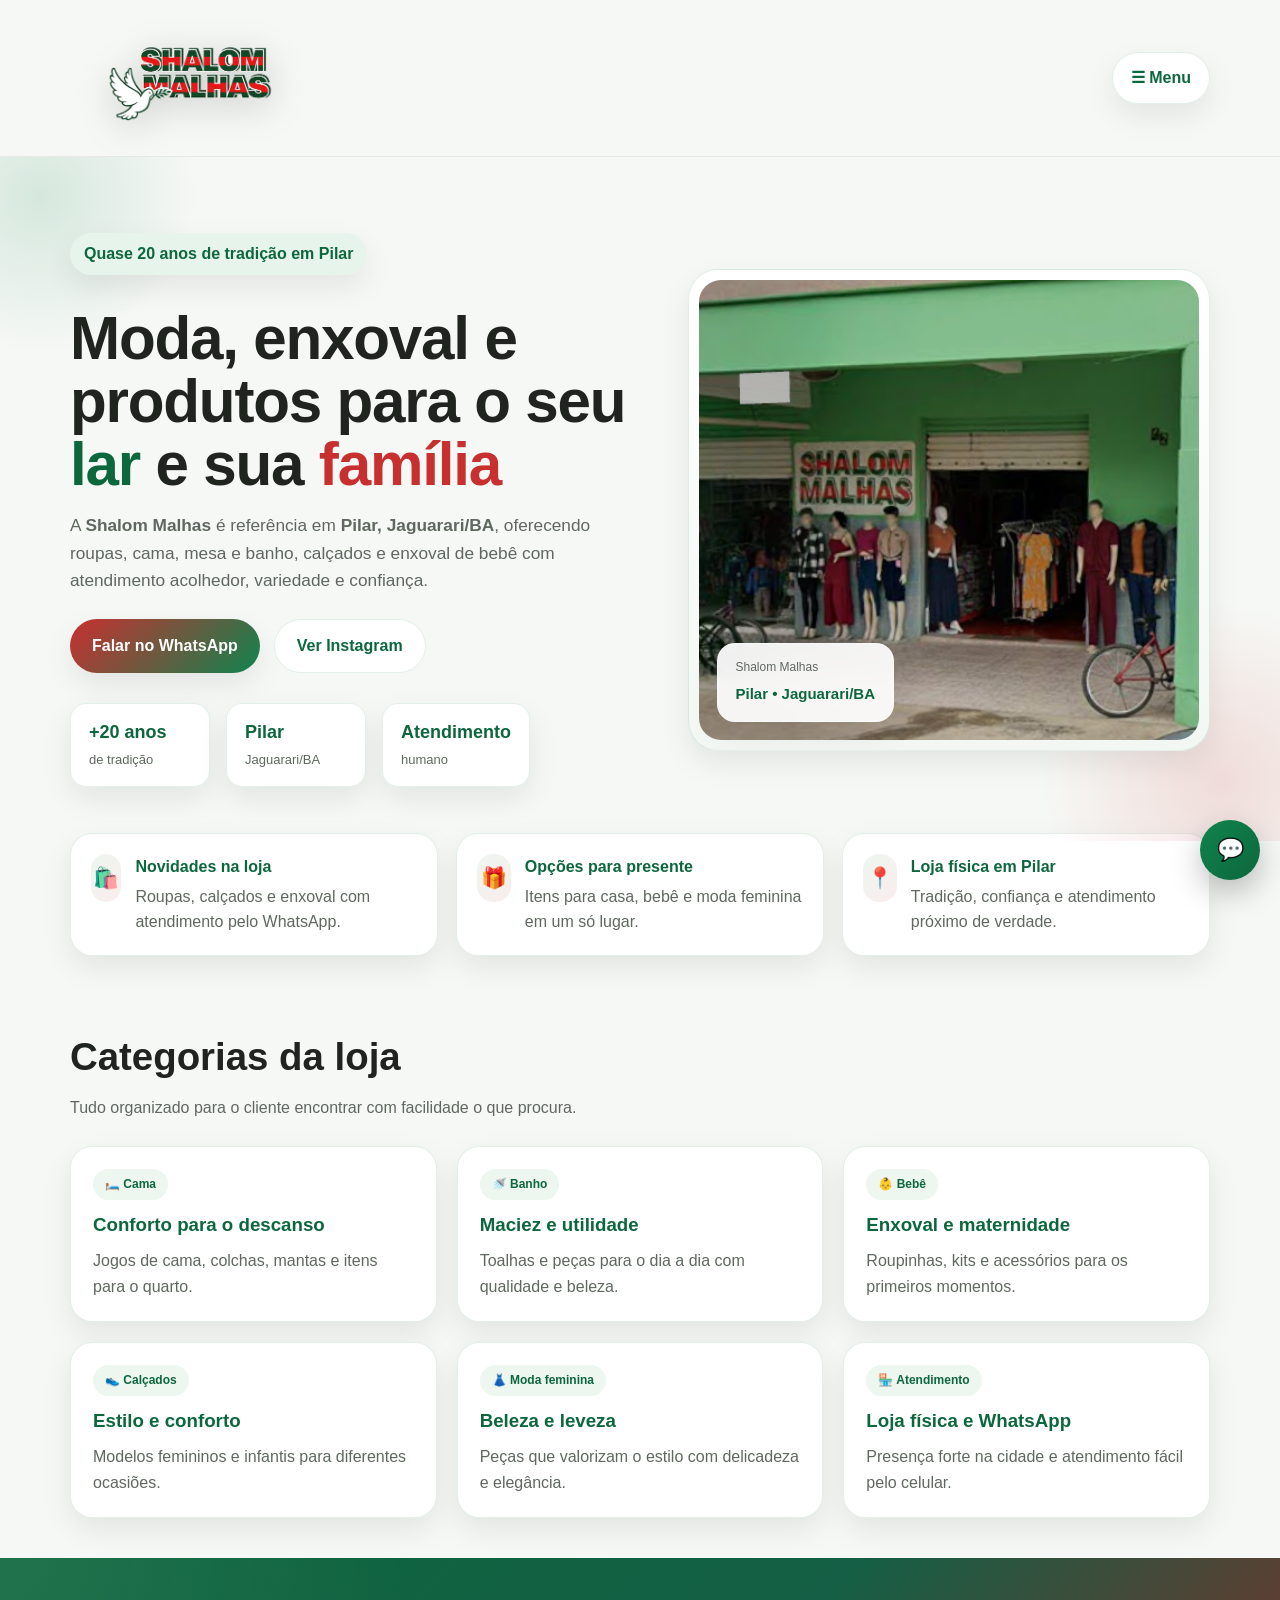
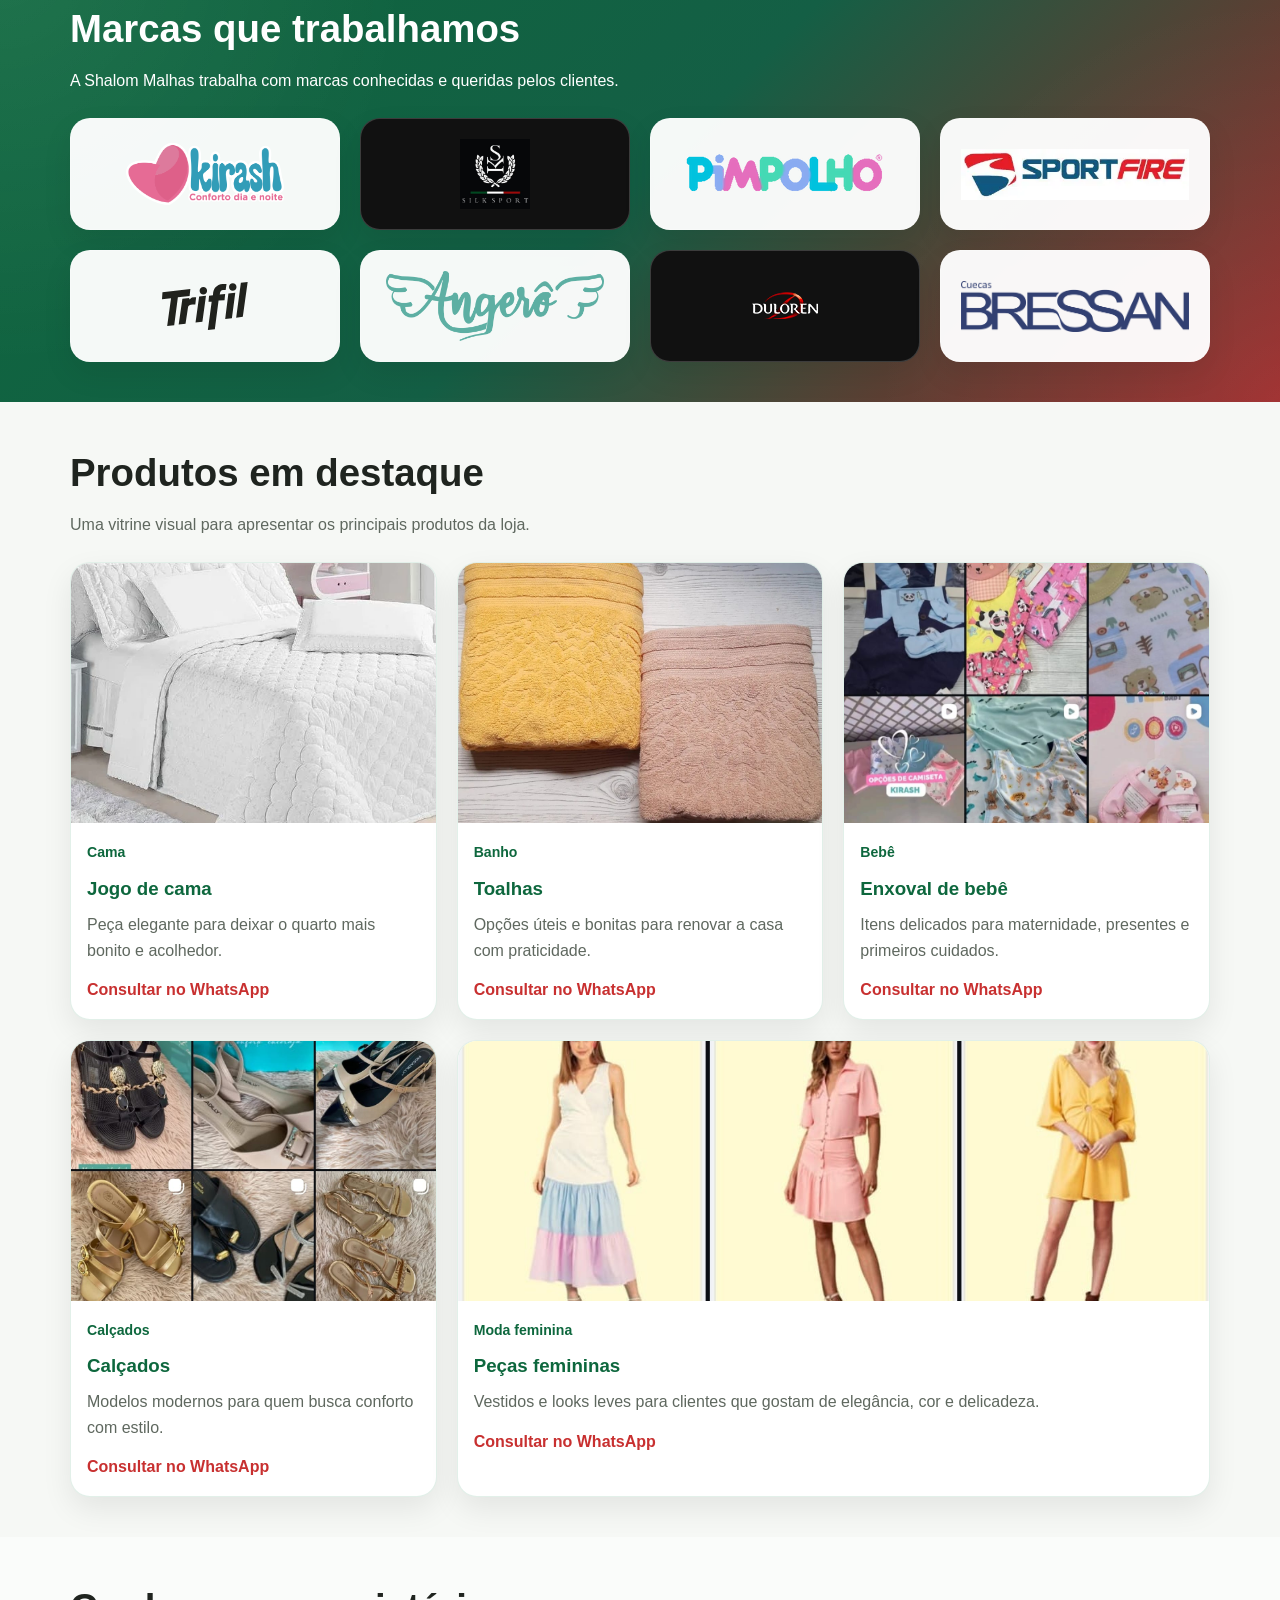
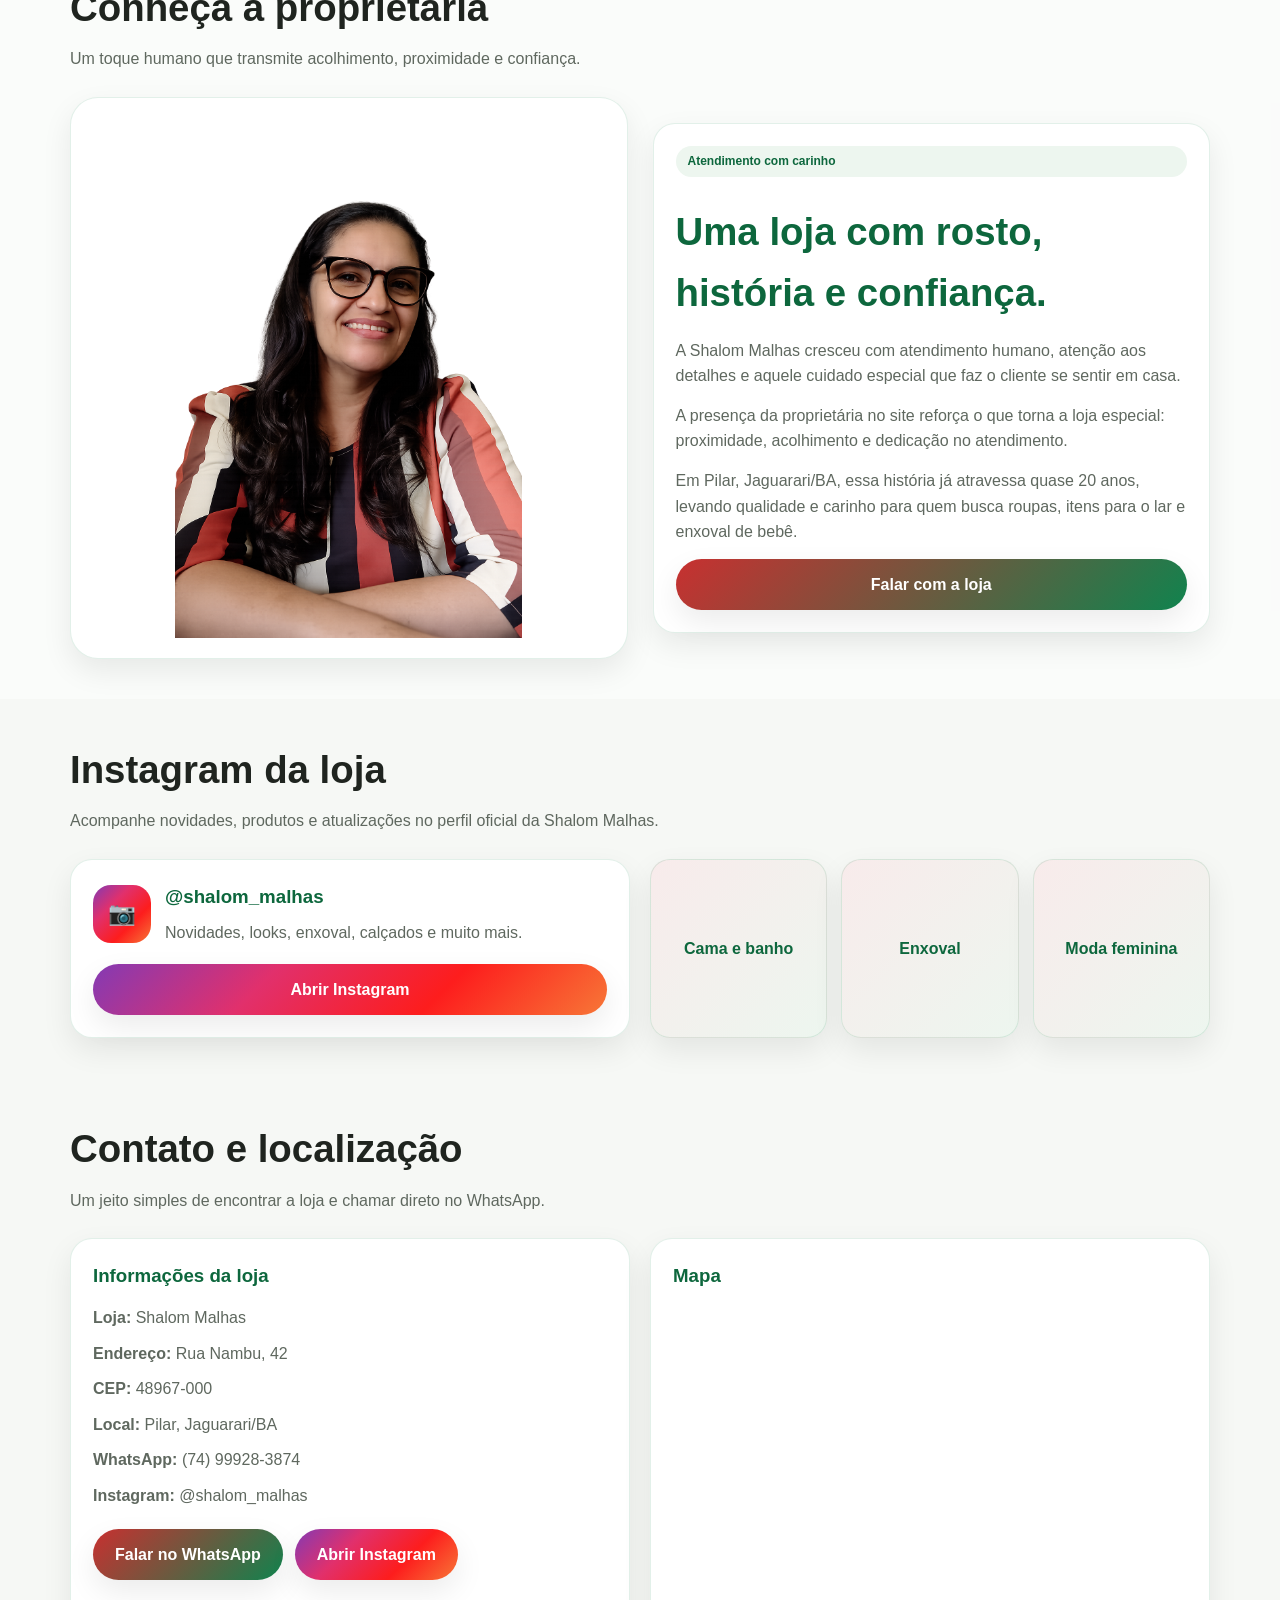
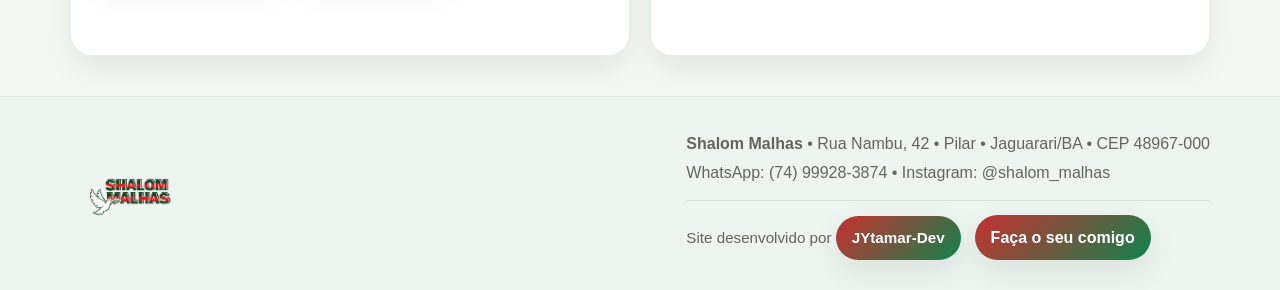
<file: index.html>
<!DOCTYPE html>
<html lang="pt-BR">
  <head>
    <meta charset="UTF-8" />
    <meta name="viewport" content="width=device-width, initial-scale=1.0" />
    <title>Shalom Malhas | Pilar - Jaguarari/BA</title>
    <meta
      name="description"
      content="Shalom Malhas em Pilar, Jaguarari/BA. Roupas, cama, mesa e banho, calçados e enxoval de bebê com quase 20 anos de tradição."
    />
    <link rel="icon" href="imagens/logo_favicon.png" />
    <link rel="stylesheet" href="style.css" />
  </head>

  <body>
    <header class="topo">
      <div class="container nav">
        <a href="#inicio" class="marca-site">
          <img
            src="imagens/logo_horizontal.png"
            alt="Logo da Shalom Malhas"
            class="logo-topo"
          />
        </a>

        <input type="checkbox" id="menu-toggle" class="menu-toggle" />

        <label for="menu-toggle" class="botao-menu">☰ Menu</label>

        <div class="menu-painel">
          <nav class="menu">
            <a href="#inicio">Início</a>
            <a href="#categorias">Categorias</a>
            <a href="#marcas">Marcas</a>
            <a href="#produtos">Produtos</a>
            <a href="#proprietaria">Proprietária</a>
            <a href="#instagram">Instagram</a>
            <a href="trabalhe-conosco.html">Trabalhe Conosco</a>
            <a href="#contato">Contato</a>
          </nav>

          <div class="acoes-topo">
            <a
              href="https://www.instagram.com/shalom_malhas/"
              target="_blank"
              class="botao botao-instagram"
            >
              Instagram
            </a>

            <a
              href="https://wa.me/5574999283874?text=Olá!%20Gostaria%20de%20ver%20os%20produtos%20da%20Shalom%20Malhas."
              target="_blank"
              class="botao botao-principal"
            >
              WhatsApp
            </a>
          </div>
        </div>
      </div>
    </header>

    <main>
      <section id="inicio" class="hero hero-premium">
        <div class="container hero-grid">
          <div class="hero-texto">
            <span class="selo">Quase 20 anos de tradição em Pilar</span>

            <h1>
              Moda, enxoval e produtos para o seu
              <span class="texto-verde">lar</span>
              e sua
              <span class="texto-vermelho">família</span>
            </h1>

            <p>
              A <strong>Shalom Malhas</strong> é referência em
              <strong>Pilar, Jaguarari/BA</strong>, oferecendo roupas, cama,
              mesa e banho, calçados e enxoval de bebê com atendimento
              acolhedor, variedade e confiança.
            </p>

            <div class="hero-botoes">
              <a
                href="https://wa.me/5574999283874"
                target="_blank"
                class="botao botao-principal"
              >
                Falar no WhatsApp
              </a>

              <a
                href="https://www.instagram.com/shalom_malhas/"
                target="_blank"
                class="botao botao-secundario"
              >
                Ver Instagram
              </a>
            </div>

            <div class="hero-numeros">
              <div class="numero-card">
                <strong>+20 anos</strong>
                <span>de tradição</span>
              </div>

              <div class="numero-card">
                <strong>Pilar</strong>
                <span>Jaguarari/BA</span>
              </div>

              <div class="numero-card">
                <strong>Atendimento</strong>
                <span>humano</span>
              </div>
            </div>
          </div>

          <div class="hero-imagem-card hero-imagem-card-premium">
            <img
              src="imagens/frente-loja.png"
              alt="Frente da loja Shalom Malhas"
              class="hero-imagem"
            />

            <div class="hero-selo-loja">
              <span>Shalom Malhas</span>
              <strong>Pilar • Jaguarari/BA</strong>
            </div>
          </div>
        </div>
      </section>

      <section class="faixa-novidades">
        <div class="container faixa-novidades-grid">
          <div class="faixa-item">
            <span class="faixa-icone">🛍️</span>
            <div>
              <strong>Novidades na loja</strong>
              <p>Roupas, calçados e enxoval com atendimento pelo WhatsApp.</p>
            </div>
          </div>

          <div class="faixa-item">
            <span class="faixa-icone">🎁</span>
            <div>
              <strong>Opções para presente</strong>
              <p>Itens para casa, bebê e moda feminina em um só lugar.</p>
            </div>
          </div>

          <div class="faixa-item">
            <span class="faixa-icone">📍</span>
            <div>
              <strong>Loja física em Pilar</strong>
              <p>Tradição, confiança e atendimento próximo de verdade.</p>
            </div>
          </div>
        </div>
      </section>

      <section id="categorias" class="secao">
        <div class="container">
          <div class="cabecalho-secao">
            <h2>Categorias da loja</h2>
            <p>
              Tudo organizado para o cliente encontrar com facilidade o que
              procura.
            </p>
          </div>

          <div class="grid-categorias">
            <article class="card">
              <span class="tag">🛏️ Cama</span>
              <h3>Conforto para o descanso</h3>
              <p>Jogos de cama, colchas, mantas e itens para o quarto.</p>
            </article>

            <article class="card">
              <span class="tag">🚿 Banho</span>
              <h3>Maciez e utilidade</h3>
              <p>Toalhas e peças para o dia a dia com qualidade e beleza.</p>
            </article>

            <article class="card">
              <span class="tag">👶 Bebê</span>
              <h3>Enxoval e maternidade</h3>
              <p>Roupinhas, kits e acessórios para os primeiros momentos.</p>
            </article>

            <article class="card">
              <span class="tag">👟 Calçados</span>
              <h3>Estilo e conforto</h3>
              <p>Modelos femininos e infantis para diferentes ocasiões.</p>
            </article>

            <article class="card">
              <span class="tag">👗 Moda feminina</span>
              <h3>Beleza e leveza</h3>
              <p>Peças que valorizam o estilo com delicadeza e elegância.</p>
            </article>

            <article class="card">
              <span class="tag">🏪 Atendimento</span>
              <h3>Loja física e WhatsApp</h3>
              <p>Presença forte na cidade e atendimento fácil pelo celular.</p>
            </article>
          </div>
        </div>
      </section>

      <section id="marcas" class="secao secao-marcas-premium">
        <div class="container">
          <div class="cabecalho-secao cabecalho-secao-claro">
            <h2>Marcas que trabalhamos</h2>
            <p>
              A Shalom Malhas trabalha com marcas conhecidas e queridas pelos
              clientes.
            </p>
          </div>

          <div class="grid-marcas-logos">
            <article class="marca-logo-card">
              <img src="imagens/marcas/kirash.png" alt="Logo Kirash" />
            </article>

            <article class="marca-logo-card marca-logo-card-escuro">
              <img src="imagens/marcas/silk-sport.png" alt="Logo Silk Sport" />
            </article>

            <article class="marca-logo-card">
              <img src="imagens/marcas/pimpolho.png" alt="Logo Pimpolho" />
            </article>

            <article class="marca-logo-card">
              <img src="imagens/marcas/sport-fire.png" alt="Logo Sport Fire" />
            </article>

            <article class="marca-logo-card">
              <img src="imagens/marcas/trifil.png" alt="Logo Trifil" />
            </article>

            <article class="marca-logo-card">
              <img src="imagens/marcas/angero.png" alt="Logo Angerô" />
            </article>

            <article class="marca-logo-card marca-logo-card-escuro">
              <img src="imagens/marcas/duloren.png" alt="Logo Duloren" />
            </article>

            <article class="marca-logo-card">
              <img src="imagens/marcas/bressan.png" alt="Logo Bressan" />
            </article>
          </div>
        </div>
      </section>

      <section id="produtos" class="secao">
        <div class="container">
          <div class="cabecalho-secao">
            <h2>Produtos em destaque</h2>
            <p>
              Uma vitrine visual para apresentar os principais produtos da loja.
            </p>
          </div>

          <div class="grid-produtos">
            <article class="produto-card">
              <div class="produto-imagem-box">
                <img src="imagens/cama.png" alt="Jogo de cama" />
              </div>

              <div class="produto-conteudo">
                <span class="produto-categoria">Cama</span>
                <h3>Jogo de cama</h3>
                <p>Peça elegante para deixar o quarto mais bonito e acolhedor.</p>
                <a
                  href="https://wa.me/5574999283874?text=Olá!%20Tenho%20interesse%20em%20jogo%20de%20cama."
                  target="_blank"
                >
                  Consultar no WhatsApp
                </a>
              </div>
            </article>

            <article class="produto-card">
              <div class="produto-imagem-box">
                <img src="imagens/toalha.jpeg" alt="Toalhas" />
              </div>

              <div class="produto-conteudo">
                <span class="produto-categoria">Banho</span>
                <h3>Toalhas</h3>
                <p>Opções úteis e bonitas para renovar a casa com praticidade.</p>
                <a
                  href="https://wa.me/5574999283874?text=Olá!%20Tenho%20interesse%20nas%20toalhas."
                  target="_blank"
                >
                  Consultar no WhatsApp
                </a>
              </div>
            </article>

            <article class="produto-card">
              <div class="produto-imagem-box">
                <img src="imagens/bebe.jpeg" alt="Enxoval de bebê" />
              </div>

              <div class="produto-conteudo">
                <span class="produto-categoria">Bebê</span>
                <h3>Enxoval de bebê</h3>
                <p>Itens delicados para maternidade, presentes e primeiros cuidados.</p>
                <a
                  href="https://wa.me/5574999283874?text=Olá!%20Tenho%20interesse%20em%20enxoval%20de%20bebê."
                  target="_blank"
                >
                  Consultar no WhatsApp
                </a>
              </div>
            </article>

            <article class="produto-card">
              <div class="produto-imagem-box">
                <img src="imagens/calcados.jpeg" alt="Calçados" />
              </div>

              <div class="produto-conteudo">
                <span class="produto-categoria">Calçados</span>
                <h3>Calçados</h3>
                <p>Modelos modernos para quem busca conforto com estilo.</p>
                <a
                  href="https://wa.me/5574999283874?text=Olá!%20Tenho%20interesse%20nos%20calçados."
                  target="_blank"
                >
                  Consultar no WhatsApp
                </a>
              </div>
            </article>

            <article class="produto-card produto-card-amplo">
              <div class="produto-imagem-box">
                <img src="imagens/feminina.jpeg" alt="Moda feminina" />
              </div>

              <div class="produto-conteudo">
                <span class="produto-categoria">Moda feminina</span>
                <h3>Peças femininas</h3>
                <p>
                  Vestidos e looks leves para clientes que gostam de elegância,
                  cor e delicadeza.
                </p>
                <a
                  href="https://wa.me/5574999283874?text=Olá!%20Quero%20ver%20as%20roupas%20femininas%20da%20loja."
                  target="_blank"
                >
                  Consultar no WhatsApp
                </a>
              </div>
            </article>
          </div>
        </div>
      </section>

      <section id="proprietaria" class="secao secao-suave">
        <div class="container">
          <div class="cabecalho-secao">
            <h2>Conheça a proprietária</h2>
            <p>
              Um toque humano que transmite acolhimento, proximidade e
              confiança.
            </p>
          </div>

          <div class="grid-proprietaria">
            <div class="foto-proprietaria-card">
              <img
                src="imagens/dona-loja.png"
                alt="Proprietária da Shalom Malhas"
                class="foto-proprietaria"
              />
            </div>

            <div class="card texto-proprietaria">
              <span class="tag">Atendimento com carinho</span>
              <h3>Uma loja com rosto, história e confiança.</h3>

              <p>
                A Shalom Malhas cresceu com atendimento humano, atenção aos
                detalhes e aquele cuidado especial que faz o cliente se sentir
                em casa.
              </p>

              <p>
                A presença da proprietária no site reforça o que torna a loja
                especial: proximidade, acolhimento e dedicação no atendimento.
              </p>

              <p>
                Em Pilar, Jaguarari/BA, essa história já atravessa quase 20 anos,
                levando qualidade e carinho para quem busca roupas, itens para
                o lar e enxoval de bebê.
              </p>

              <a
                href="https://wa.me/5574999283874?text=Olá!%20Gostaria%20de%20falar%20com%20a%20Shalom%20Malhas."
                target="_blank"
                class="botao botao-principal"
              >
                Falar com a loja
              </a>
            </div>
          </div>
        </div>
      </section>

      <section id="instagram" class="secao">
        <div class="container">
          <div class="cabecalho-secao">
            <h2>Instagram da loja</h2>
            <p>
              Acompanhe novidades, produtos e atualizações no perfil oficial da
              Shalom Malhas.
            </p>
          </div>

          <div class="instagram-destaque">
            <div class="card instagram-card">
              <div class="instagram-header">
                <div class="instagram-icone">📷</div>
                <div>
                  <h3>@shalom_malhas</h3>
                  <p>Novidades, looks, enxoval, calçados e muito mais.</p>
                </div>
              </div>

              <a
                href="https://www.instagram.com/shalom_malhas/"
                target="_blank"
                class="botao botao-instagram"
              >
                Abrir Instagram
              </a>
            </div>

            <div class="instagram-mini-grid">
              <div class="instagram-mini-card">Cama e banho</div>
              <div class="instagram-mini-card">Enxoval</div>
              <div class="instagram-mini-card">Moda feminina</div>
            </div>
          </div>
        </div>
      </section>

      <section id="contato" class="secao">
        <div class="container">
          <div class="cabecalho-secao">
            <h2>Contato e localização</h2>
            <p>
              Um jeito simples de encontrar a loja e chamar direto no WhatsApp.
            </p>
          </div>

          <div class="grid-contato">
            <div class="card contato-card">
              <h3>Informações da loja</h3>

              <ul>
                <li><strong>Loja:</strong> Shalom Malhas</li>
                <li><strong>Endereço:</strong> Rua Nambu, 42</li>
                <li><strong>CEP:</strong> 48967-000</li>
                <li><strong>Local:</strong> Pilar, Jaguarari/BA</li>
                <li><strong>WhatsApp:</strong> (74) 99928-3874</li>
                <li><strong>Instagram:</strong> @shalom_malhas</li>
              </ul>

              <div class="contato-botoes">
                <a
                  href="https://wa.me/5574999283874?text=Olá!%20Vim%20pelo%20site%20da%20Shalom%20Malhas."
                  target="_blank"
                  class="botao botao-principal"
                >
                  Falar no WhatsApp
                </a>

                <a
                  href="https://www.instagram.com/shalom_malhas/"
                  target="_blank"
                  class="botao botao-instagram"
                >
                  Abrir Instagram
                </a>
              </div>
            </div>

            <div class="card mapa-card">
              <h3>Mapa</h3>

              <div class="mapa-box">
                <iframe
                  src="https://maps.google.com/maps?q=Rua%20Nambu%2042%20Pilar%20Jaguarari%20Bahia&t=&z=15&ie=UTF8&iwloc=&output=embed"
                  loading="lazy"
                  allowfullscreen
                  referrerpolicy="no-referrer-when-downgrade"
                ></iframe>
              </div>
            </div>
          </div>
        </div>
      </section>
    </main>

    <a
      href="https://wa.me/5574999283874?text=Olá!%20Gostaria%20de%20mais%20informações%20sobre%20os%20produtos%20da%20Shalom%20Malhas."
      target="_blank"
      class="whatsapp-flutuante"
      aria-label="Falar no WhatsApp"
    >
      💬
    </a>

    <footer class="rodape">
      <div class="container rodape-grid">
        <img
          src="imagens/logo_horizontal.png"
          alt="Logo da Shalom Malhas"
          class="logo-rodape"
        />

        <div class="rodape-info">
          <p>
            <strong>Shalom Malhas</strong> • Rua Nambu, 42 • Pilar • Jaguarari/BA
            • CEP 48967-000
          </p>
          <p>WhatsApp: (74) 99928-3874 • Instagram: @shalom_malhas</p>

          <div class="credito-site">

            <span>
              Site desenvolvido por 
              <a href="https://www.instagram.com/jytamardev/" target="_blank">
                JYtamar-Dev
              </a>
            </span>
            <a
              href="https://jytamardev.netlify.app/"
              target="_blank"
            >
              Faça o seu comigo
            </a>
          </div>
        </div>
      </div>
    </footer>
  </body>
</html>
</file>
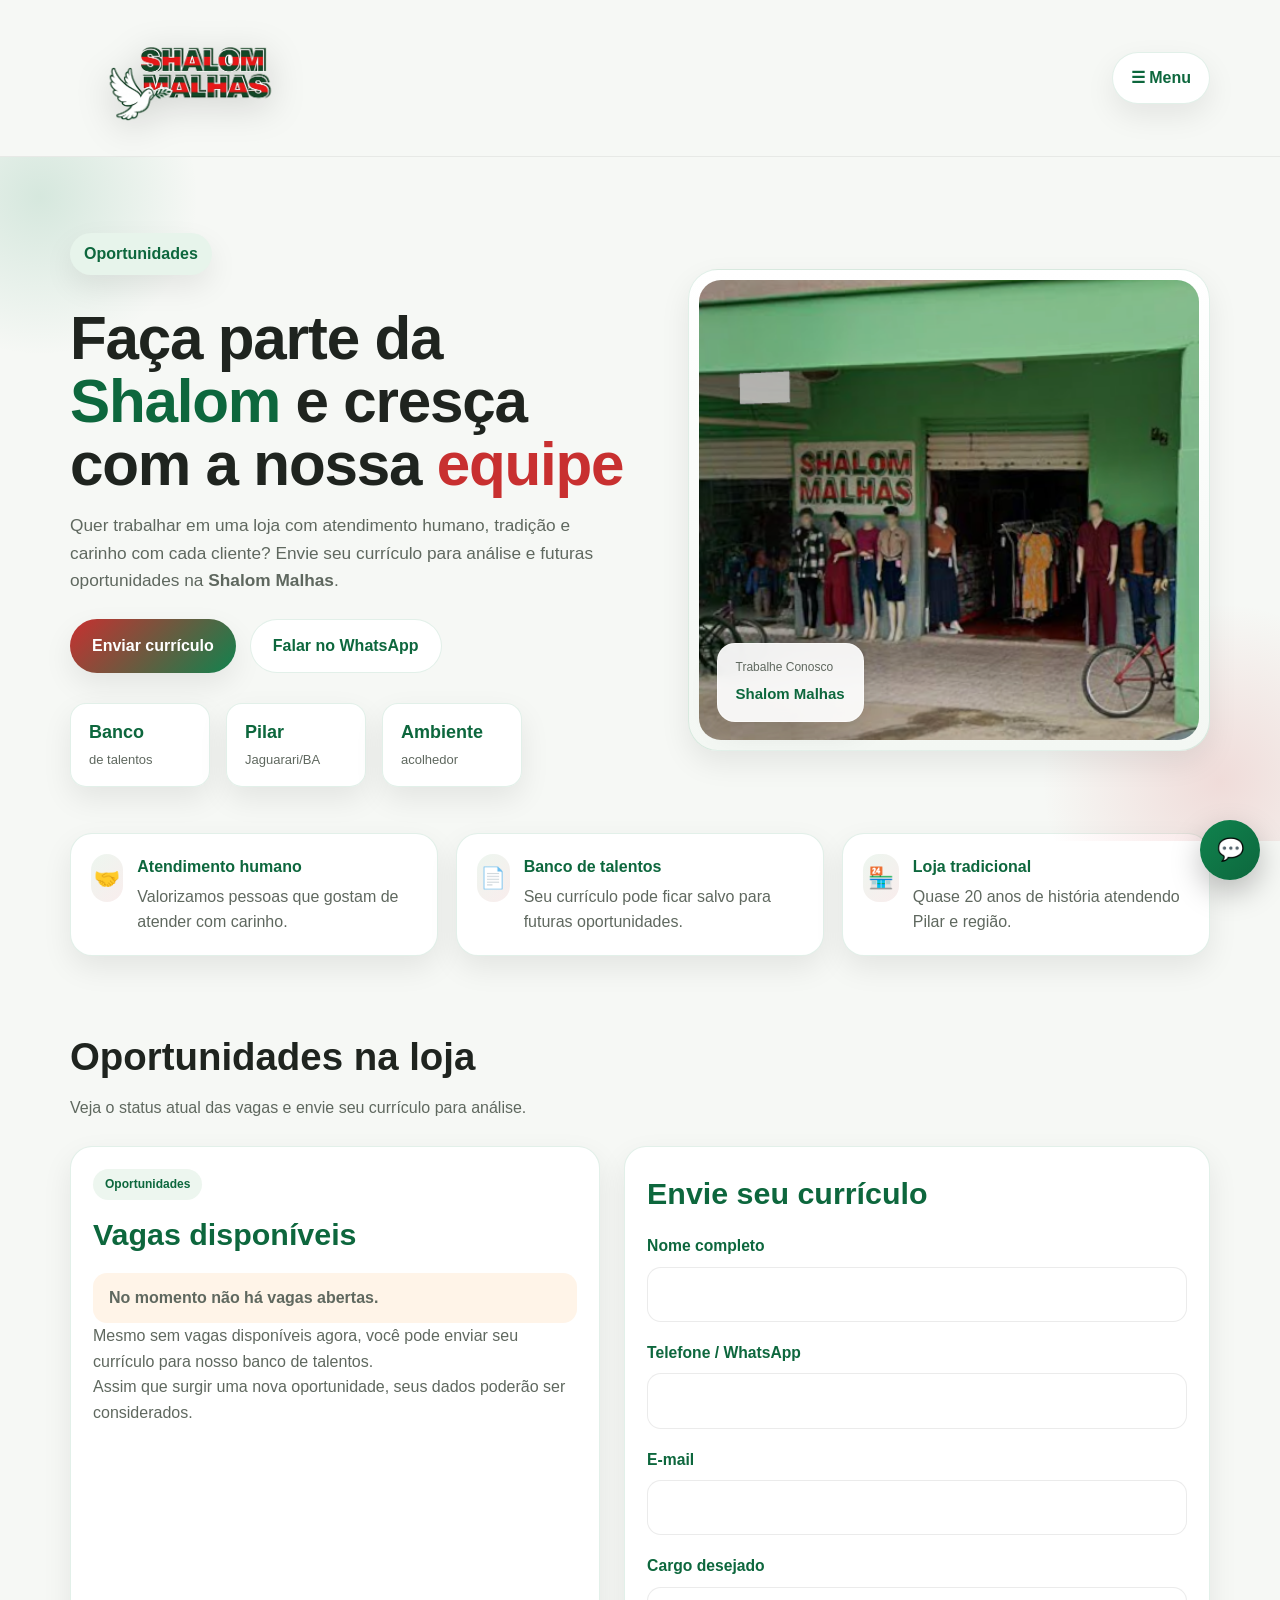
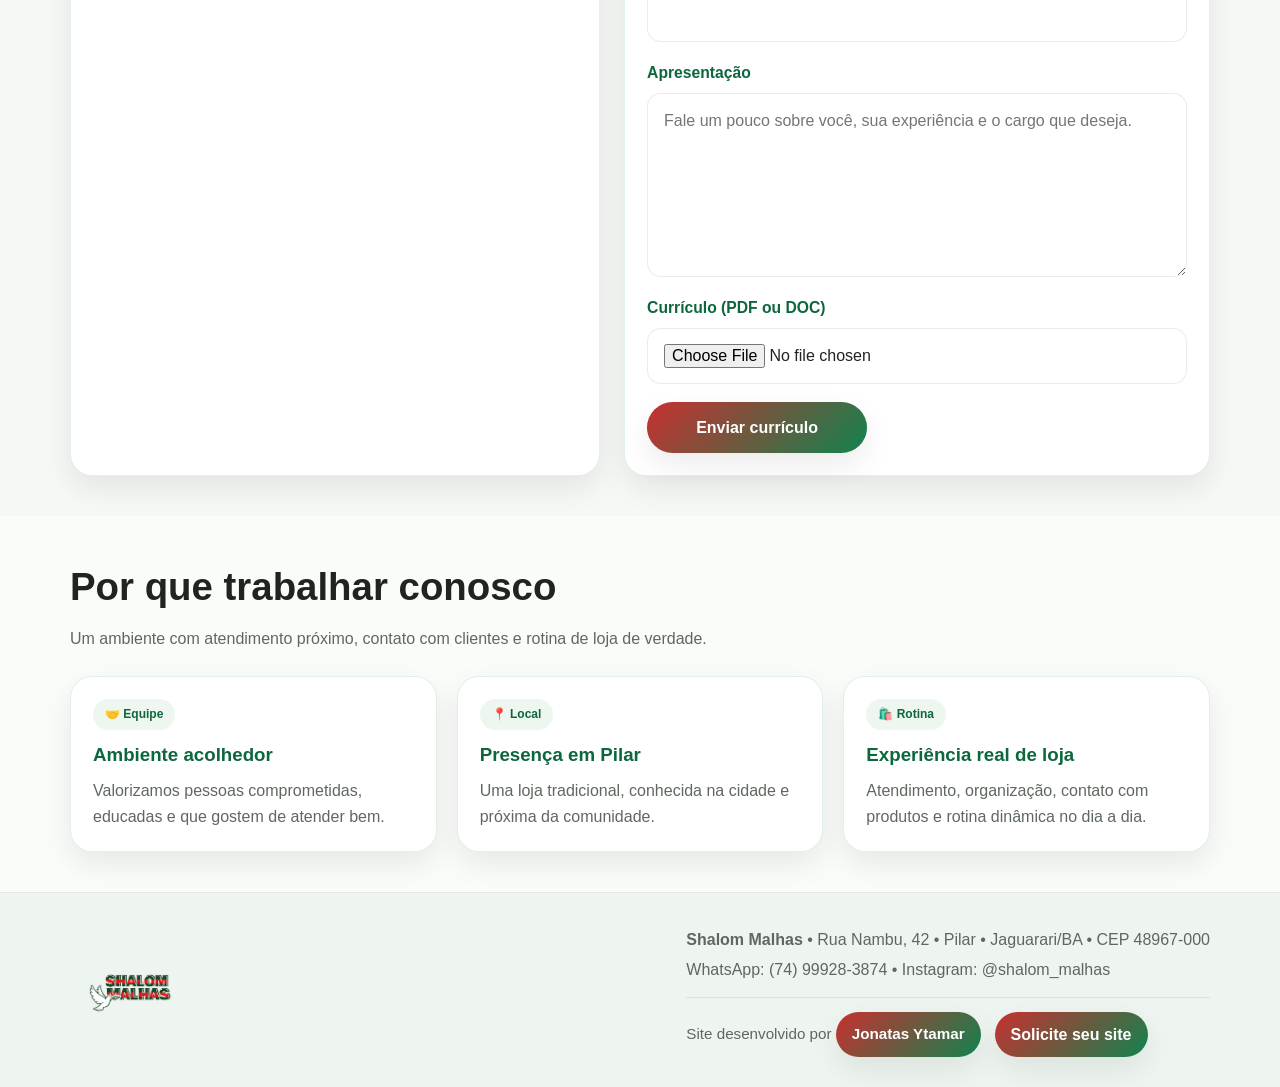
<file: trabalhe-conosco.html>
<!DOCTYPE html>
<html lang="pt-BR">
  <head>
    <meta charset="UTF-8" />
    <meta name="viewport" content="width=device-width, initial-scale=1.0" />
    <title>Trabalhe Conosco | Shalom Malhas</title>
    <meta
      name="description"
      content="Envie seu currículo para a Shalom Malhas em Pilar - Jaguarari/BA e acompanhe oportunidades de trabalho na loja."
    />
    <link rel="icon" href="imagens/logo_favicon.png" />
    <link rel="stylesheet" href="style.css" />
  </head>

  <body class="vagas-fechadas">
    <header class="topo">
      <div class="container nav">
        <a href="index.html#inicio" class="marca-site">
          <img
            src="imagens/logo_horizontal.png"
            alt="Logo da Shalom Malhas"
            class="logo-topo"
          />
        </a>

        <input type="checkbox" id="menu-toggle" class="menu-toggle" />

        <label for="menu-toggle" class="botao-menu">☰ Menu</label>

        <div class="menu-painel">
          <nav class="menu">
            <a href="index.html#inicio">Início</a>
            <a href="index.html#categorias">Categorias</a>
            <a href="index.html#marcas">Marcas</a>
            <a href="index.html#produtos">Produtos</a>
            <a href="index.html#proprietaria">Proprietária</a>
            <a href="index.html#instagram">Instagram</a>
            <a href="trabalhe-conosco.html">Trabalhe Conosco</a>
            <a href="index.html#contato">Contato</a>
          </nav>

          <div class="acoes-topo">
            <a
              href="https://www.instagram.com/shalom_malhas/"
              target="_blank"
              class="botao botao-instagram"
            >
              Instagram
            </a>

            <a
              href="https://wa.me/5574999283874?text=Olá!%20Gostaria%20de%20falar%20com%20a%20Shalom%20Malhas."
              target="_blank"
              class="botao botao-principal"
            >
              WhatsApp
            </a>
          </div>
        </div>
      </div>
    </header>

    <main>
      <section class="hero hero-premium hero-trabalhe">
        <div class="container hero-grid">
          <div class="hero-texto">
            <span class="selo">Oportunidades</span>

            <h1>
              Faça parte da
              <span class="texto-verde">Shalom</span>
              e cresça com a nossa
              <span class="texto-vermelho">equipe</span>
            </h1>

            <p>
              Quer trabalhar em uma loja com atendimento humano, tradição e
              carinho com cada cliente? Envie seu currículo para análise e
              futuras oportunidades na <strong>Shalom Malhas</strong>.
            </p>

            <div class="hero-botoes">
              <a href="#formulario-curriculo" class="botao botao-principal">
                Enviar currículo
              </a>

              <a
                href="https://wa.me/5574999283874?text=Olá!%20Gostaria%20de%20falar%20sobre%20trabalhar%20na%20Shalom%20Malhas."
                target="_blank"
                class="botao botao-secundario"
              >
                Falar no WhatsApp
              </a>
            </div>

            <div class="hero-numeros">
              <div class="numero-card">
                <strong>Banco</strong>
                <span>de talentos</span>
              </div>

              <div class="numero-card">
                <strong>Pilar</strong>
                <span>Jaguarari/BA</span>
              </div>

              <div class="numero-card">
                <strong>Ambiente</strong>
                <span>acolhedor</span>
              </div>
            </div>
          </div>

          <div class="hero-imagem-card hero-imagem-card-premium">
            <img
              src="imagens/frente-loja.png"
              alt="Frente da loja Shalom Malhas"
              class="hero-imagem"
            />

            <div class="hero-selo-loja">
              <span>Trabalhe Conosco</span>
              <strong>Shalom Malhas</strong>
            </div>
          </div>
        </div>
      </section>

      <section class="faixa-novidades">
        <div class="container faixa-novidades-grid">
          <div class="faixa-item">
            <span class="faixa-icone">🤝</span>
            <div>
              <strong>Atendimento humano</strong>
              <p>Valorizamos pessoas que gostam de atender com carinho.</p>
            </div>
          </div>

          <div class="faixa-item">
            <span class="faixa-icone">📄</span>
            <div>
              <strong>Banco de talentos</strong>
              <p>Seu currículo pode ficar salvo para futuras oportunidades.</p>
            </div>
          </div>

          <div class="faixa-item">
            <span class="faixa-icone">🏪</span>
            <div>
              <strong>Loja tradicional</strong>
              <p>Quase 20 anos de história atendendo Pilar e região.</p>
            </div>
          </div>
        </div>
      </section>

      <section class="secao">
        <div class="container">
          <div class="cabecalho-secao">
            <h2>Oportunidades na loja</h2>
            <p>
              Veja o status atual das vagas e envie seu currículo para análise.
            </p>
          </div>

          <div class="grid-trabalhe-conosco">
            <div class="card vagas-card">
              <span class="tag">Oportunidades</span>

              <h3>Vagas disponíveis</h3>

              <div class="vagas-fechadas-box">
                <p class="status-vaga status-vaga-fechada">
                  No momento não há vagas abertas.
                </p>

                <p>
                  Mesmo sem vagas disponíveis agora, você pode enviar seu
                  currículo para nosso banco de talentos.
                </p>

                <p>
                  Assim que surgir uma nova oportunidade, seus dados poderão ser
                  considerados.
                </p>
              </div>

              <div class="vagas-abertas-box">
                <p class="status-vaga status-vaga-aberta">
                  Temos vagas abertas!
                </p>

                <ul class="lista-vagas">
                  <li>Vendedora</li>
                  <li>Atendimento ao cliente</li>
                  <li>Organização de estoque</li>
                </ul>

                <p>
                  Envie seu currículo no formulário ao lado para participar da
                  seleção.
                </p>
              </div>
            </div>

            <div class="card formulario-card" id="formulario-curriculo">
              <h3>Envie seu currículo</h3>

              <form
                class="formulario-curriculo"
                action="https://formsubmit.co/shalom2malhas@hotmail.com"
                method="POST"
                enctype="multipart/form-data"
              >
                <input
                  type="hidden"
                  name="_subject"
                  value="Novo currículo enviado - Shalom Malhas"
                />
                <input type="hidden" name="_captcha" value="false" />
                <input type="hidden" name="_template" value="table" />

                <div class="campo-formulario">
                  <label for="nome">Nome completo</label>
                  <input type="text" id="nome" name="nome" required />
                </div>

                <div class="campo-formulario">
                  <label for="telefone">Telefone / WhatsApp</label>
                  <input type="text" id="telefone" name="telefone" required />
                </div>

                <div class="campo-formulario">
                  <label for="email">E-mail</label>
                  <input type="email" id="email" name="email" required />
                </div>

                <div class="campo-formulario">
                  <label for="cargo">Cargo desejado</label>
                  <input type="text" id="cargo" name="cargo" />
                </div>

                <div class="campo-formulario">
                  <label for="mensagem">Apresentação</label>
                  <textarea
                    id="mensagem"
                    name="mensagem"
                    rows="6"
                    placeholder="Fale um pouco sobre você, sua experiência e o cargo que deseja."
                  ></textarea>
                </div>

                <div class="campo-formulario">
                  <label for="curriculo">Currículo (PDF ou DOC)</label>
                  <input type="file" id="curriculo" name="attachment" />
                </div>

                <button
                  type="submit"
                  class="botao botao-principal botao-formulario"
                >
                  Enviar currículo
                </button>
              </form>
            </div>
          </div>
        </div>
      </section>

      <section class="secao secao-suave">
        <div class="container">
          <div class="cabecalho-secao">
            <h2>Por que trabalhar conosco</h2>
            <p>
              Um ambiente com atendimento próximo, contato com clientes e rotina
              de loja de verdade.
            </p>
          </div>

          <div class="grid-categorias">
            <article class="card">
              <span class="tag">🤝 Equipe</span>
              <h3>Ambiente acolhedor</h3>
              <p>
                Valorizamos pessoas comprometidas, educadas e que gostem de
                atender bem.
              </p>
            </article>

            <article class="card">
              <span class="tag">📍 Local</span>
              <h3>Presença em Pilar</h3>
              <p>
                Uma loja tradicional, conhecida na cidade e próxima da
                comunidade.
              </p>
            </article>

            <article class="card">
              <span class="tag">🛍️ Rotina</span>
              <h3>Experiência real de loja</h3>
              <p>
                Atendimento, organização, contato com produtos e rotina dinâmica
                no dia a dia.
              </p>
            </article>
          </div>
        </div>
      </section>
    </main>

    <a
      href="https://wa.me/5574999283874?text=Olá!%20Gostaria%20de%20falar%20sobre%20trabalhar%20na%20Shalom%20Malhas."
      target="_blank"
      class="whatsapp-flutuante"
      aria-label="Falar no WhatsApp"
    >
      💬
    </a>

    <footer class="rodape">
      <div class="container rodape-grid">
        <img
          src="imagens/logo_horizontal.png"
          alt="Logo da Shalom Malhas"
          class="logo-rodape"
        />

        <div class="rodape-info">
          <p>
            <strong>Shalom Malhas</strong> • Rua Nambu, 42 • Pilar • Jaguarari/BA
            • CEP 48967-000
          </p>
          <p>WhatsApp: (74) 99928-3874 • Instagram: @shalom_malhas</p>

          <div class="credito-site">
            <span>
              Site desenvolvido por
              <a href="https://www.instagram.com/jytamardev/" target="_blank" rel="noopener noreferrer">
                Jonatas Ytamar
              </a>
            </span>

            <a
              href="https://jytamardev.netlify.app/"
              target="_blank"
              rel="noopener noreferrer"
            >
              Solicite seu site
            </a>
          </div>
            </a>
          </div>
        </div>
      </div>
    </footer>
  </body>
</html>
</file>
<file: style.css>
:root {
  --cor-fundo: #f6f8f5;
  --cor-branca: #ffffff;
  --cor-suave: #eef5ef;
  --cor-texto: #1f241f;
  --cor-texto-suave: #5f685f;
  --cor-vermelha: #c83030;
  --cor-verde: #10834e;
  --cor-verde-escuro: #0d673d;
  --cor-borda: rgba(16, 131, 78, 0.12);
  --cor-borda-forte: rgba(0, 0, 0, 0.08);
  --sombra: 0 12px 30px rgba(0, 0, 0, 0.08);
  --raio-grande: 28px;
  --raio-medio: 20px;
  --raio-pequeno: 14px;
  --largura-maxima: 1140px;
}

* {
  box-sizing: border-box;
}

html {
  scroll-behavior: smooth;
}

body {
  margin: 0;
  font-family: Arial, Helvetica, sans-serif;
  background: var(--cor-fundo);
  color: var(--cor-texto);
  line-height: 1.6;
}

img {
  display: block;
  max-width: 100%;
}

a {
  color: inherit;
  text-decoration: none;
}

input,
textarea,
button {
  font: inherit;
}

.container {
  width: min(var(--largura-maxima), calc(100% - 32px));
  margin: 0 auto;
}

/* TOPO */

.topo {
  position: sticky;
  top: 0;
  z-index: 50;
  background: rgba(246, 248, 245, 0.96);
  backdrop-filter: blur(12px);
  border-bottom: 1px solid rgba(0, 0, 0, 0.06);
}

.nav {
  display: grid;
  grid-template-columns: 1fr auto;
  align-items: center;
  gap: 20px;
  padding: 18px 0;
  position: relative;
}

.marca-site {
  display: flex;
  align-items: center;
}

.logo-topo {
  height: 120px;
  width: auto;
  max-width: 100%;
  filter: drop-shadow(0 8px 18px rgba(0, 0, 0, 0.16));
  transition: transform 0.25s ease;
}

.marca-site:hover .logo-topo {
  transform: scale(1.02);
}

.menu-toggle {
  display: none;
}

.botao-menu {
  display: inline-flex;
  align-items: center;
  justify-content: center;
  padding: 12px 18px;
  background: var(--cor-branca);
  border: 1px solid var(--cor-borda);
  border-radius: 999px;
  box-shadow: var(--sombra);
  color: var(--cor-verde-escuro);
  font-weight: 700;
  cursor: pointer;
  transition: 0.2s ease;
}

.botao-menu:hover {
  transform: translateY(-2px);
}

.menu-painel {
  display: none;
  position: absolute;
  top: calc(100% + 12px);
  right: 0;
  width: min(360px, 100%);
  padding: 20px;
  background: var(--cor-branca);
  border: 1px solid var(--cor-borda);
  border-radius: 24px;
  box-shadow: var(--sombra);
}

.menu-toggle:checked + .botao-menu + .menu-painel {
  display: block;
}

.menu {
  display: grid;
  gap: 12px;
  margin-bottom: 18px;
}

.menu a {
  color: var(--cor-texto-suave);
  font-weight: 700;
  padding: 10px 12px;
  border-radius: 12px;
  transition: 0.2s ease;
}

.menu a:hover {
  background: var(--cor-suave);
  color: var(--cor-verde-escuro);
}

.acoes-topo {
  display: grid;
  gap: 10px;
}

.acoes-topo .botao {
  width: 100%;
}

/* BOTÕES */

.botao {
  display: inline-flex;
  align-items: center;
  justify-content: center;
  padding: 13px 22px;
  border: 0;
  border-radius: 999px;
  font-weight: 700;
  cursor: pointer;
  transition:
    transform 0.2s ease,
    box-shadow 0.2s ease,
    opacity 0.2s ease;
}

.botao:hover {
  transform: translateY(-2px);
  box-shadow: 0 14px 28px rgba(0, 0, 0, 0.14);
}

.botao:active {
  transform: translateY(0);
}

.botao-principal {
  background: linear-gradient(135deg, var(--cor-vermelha), var(--cor-verde));
  color: var(--cor-branca);
  box-shadow: var(--sombra);
}

.botao-secundario {
  background: var(--cor-branca);
  color: var(--cor-verde-escuro);
  border: 1px solid var(--cor-borda);
}

.botao-instagram {
  background: linear-gradient(135deg, #833ab4, #e1306c, #fd1d1d, #f77737);
  color: var(--cor-branca);
  box-shadow: var(--sombra);
}

/* ANIMAÇÕES */

@keyframes aparecerSuave {
  from {
    opacity: 0;
    transform: translateY(18px);
  }

  to {
    opacity: 1;
    transform: translateY(0);
  }
}

@keyframes aparecerLateralEsquerda {
  from {
    opacity: 0;
    transform: translateX(-24px);
  }

  to {
    opacity: 1;
    transform: translateX(0);
  }
}

@keyframes aparecerLateralDireita {
  from {
    opacity: 0;
    transform: translateX(24px);
  }

  to {
    opacity: 1;
    transform: translateX(0);
  }
}

/* HERO */

.hero {
  padding: 76px 0 54px;
}

.hero-premium {
  position: relative;
  overflow: hidden;
}

.hero-premium::before {
  content: "";
  position: absolute;
  top: -120px;
  left: -120px;
  width: 320px;
  height: 320px;
  background: radial-gradient(
    circle,
    rgba(16, 131, 78, 0.14) 0%,
    rgba(16, 131, 78, 0) 70%
  );
  pointer-events: none;
}

.hero-premium::after {
  content: "";
  position: absolute;
  right: -120px;
  bottom: -120px;
  width: 360px;
  height: 360px;
  background: radial-gradient(
    circle,
    rgba(200, 48, 48, 0.14) 0%,
    rgba(200, 48, 48, 0) 70%
  );
  pointer-events: none;
}

.hero-grid {
  display: grid;
  grid-template-columns: 1.05fr 0.95fr;
  gap: 40px;
  align-items: center;
  position: relative;
  z-index: 1;
}

.hero-texto {
  animation: aparecerLateralEsquerda 0.8s ease;
}

.hero-imagem-card {
  animation: aparecerLateralDireita 0.9s ease;
}

.selo {
  display: inline-block;
  margin-bottom: 16px;
  padding: 8px 14px;
  background: #e7f4eb;
  color: var(--cor-verde-escuro);
  border-radius: 999px;
  font-weight: 700;
  box-shadow: var(--sombra);
}

.hero-texto h1 {
  margin: 16px 0;
  font-size: clamp(2.6rem, 4.7vw, 4.8rem);
  line-height: 1.05;
  letter-spacing: -0.02em;
}

.hero-texto p {
  margin: 0 0 24px;
  color: var(--cor-texto-suave);
  font-size: 1.08rem;
  max-width: 56ch;
}

.texto-vermelho {
  color: var(--cor-vermelha);
  font-weight: 800;
}

.texto-verde {
  color: var(--cor-verde-escuro);
  font-weight: 800;
}

.hero-botoes {
  display: flex;
  gap: 14px;
  flex-wrap: wrap;
  margin-top: 20px;
}

.hero-numeros {
  display: flex;
  gap: 16px;
  flex-wrap: wrap;
  margin-top: 30px;
}

.numero-card {
  min-width: 140px;
  background: rgba(255, 255, 255, 0.92);
  border: 1px solid var(--cor-borda);
  border-radius: 16px;
  padding: 14px 18px;
  box-shadow: var(--sombra);
  backdrop-filter: blur(8px);
}

.numero-card strong {
  display: block;
  font-size: 18px;
  color: var(--cor-verde-escuro);
}

.numero-card span {
  font-size: 13px;
  color: var(--cor-texto-suave);
}

.hero-imagem-card {
  position: relative;
  border-radius: 30px;
  overflow: hidden;
  background: var(--cor-branca);
  border: 1px solid var(--cor-borda);
  box-shadow: var(--sombra);
}

.hero-imagem-card-premium {
  padding: 10px;
  background: linear-gradient(180deg, #ffffff, #f3f7f3);
}

.hero-imagem {
  width: 100%;
  height: 460px;
  object-fit: cover;
  border-radius: 22px;
}

.hero-selo-loja {
  position: absolute;
  left: 28px;
  bottom: 28px;
  padding: 14px 18px;
  border-radius: 18px;
  background: rgba(255, 255, 255, 0.92);
  backdrop-filter: blur(10px);
  box-shadow: var(--sombra);
  border: 1px solid rgba(255, 255, 255, 0.5);
}

.hero-selo-loja span {
  display: block;
  font-size: 12px;
  color: var(--cor-texto-suave);
  margin-bottom: 4px;
}

.hero-selo-loja strong {
  color: var(--cor-verde-escuro);
  font-size: 15px;
}

/* FAIXA DE NOVIDADES */

.faixa-novidades {
  margin-top: -8px;
  padding: 0 0 30px;
}

.faixa-novidades-grid {
  display: grid;
  grid-template-columns: repeat(3, 1fr);
  gap: 18px;
}

.faixa-item {
  display: flex;
  align-items: flex-start;
  gap: 14px;
  padding: 20px;
  background: var(--cor-branca);
  border: 1px solid var(--cor-borda);
  border-radius: 22px;
  box-shadow: var(--sombra);
  animation: aparecerSuave 0.8s ease;
}

.faixa-icone {
  width: 48px;
  height: 48px;
  display: inline-flex;
  align-items: center;
  justify-content: center;
  border-radius: 16px;
  background: linear-gradient(135deg, #edf6ef, #f9eded);
  font-size: 1.3rem;
}

.faixa-item strong {
  display: block;
  margin-bottom: 4px;
  color: var(--cor-verde-escuro);
}

.faixa-item p {
  margin: 0;
  color: var(--cor-texto-suave);
}

/* SEÇÕES */

.secao {
  padding: 40px 0;
}

.secao-suave {
  background: rgba(255, 255, 255, 0.45);
}

.cabecalho-secao {
  margin-bottom: 25px;
  animation: aparecerSuave 0.7s ease;
}

.cabecalho-secao h2 {
  margin: 0 0 8px;
  font-size: clamp(1.9rem, 3vw, 2.8rem);
}

.cabecalho-secao p {
  margin: 0;
  color: var(--cor-texto-suave);
}

.cabecalho-secao-claro h2,
.cabecalho-secao-claro p {
  color: #ffffff;
}

/* CARDS */

.card {
  padding: 22px;
  background: var(--cor-branca);
  border: 1px solid var(--cor-borda);
  border-radius: 22px;
  box-shadow: var(--sombra);
}

.card h3 {
  margin: 0 0 8px;
  color: var(--cor-verde-escuro);
}

.card p {
  margin: 0;
  color: var(--cor-texto-suave);
}

.tag {
  display: inline-block;
  padding: 6px 12px;
  background: #edf6ef;
  border-radius: 999px;
  font-size: 12px;
  font-weight: bold;
  color: var(--cor-verde-escuro);
  margin-bottom: 10px;
}

/* CATEGORIAS */

.grid-categorias {
  display: grid;
  grid-template-columns: repeat(3, 1fr);
  gap: 20px;
}

.grid-categorias .card {
  transition: transform 0.25s ease, box-shadow 0.25s ease;
}

.grid-categorias .card:hover {
  transform: translateY(-8px);
  box-shadow: 0 18px 36px rgba(0, 0, 0, 0.14);
}

/* MARCAS */

.secao-marcas-premium {
  position: relative;
  overflow: hidden;
  background: linear-gradient(135deg, var(--cor-verde-escuro), #145f45, #9a2323);
}

.secao-marcas-premium::before {
  content: "";
  position: absolute;
  inset: 0;
  background:
    radial-gradient(circle at top left, rgba(255, 255, 255, 0.08), transparent 30%),
    radial-gradient(circle at bottom right, rgba(255, 255, 255, 0.08), transparent 30%);
  pointer-events: none;
}

.grid-marcas-logos {
  display: grid;
  grid-template-columns: repeat(4, 1fr);
  gap: 20px;
  position: relative;
  z-index: 1;
}

.marca-logo-card {
  background: rgba(255, 255, 255, 0.96);
  border: 1px solid rgba(255, 255, 255, 0.18);
  border-radius: 20px;
  padding: 20px;
  display: flex;
  align-items: center;
  justify-content: center;
  box-shadow: var(--sombra);
  transition: transform 0.25s ease, box-shadow 0.25s ease;
}

.marca-logo-card img {
  max-height: 70px;
  object-fit: contain;
  transition: transform 0.25s ease;
}

.marca-logo-card:hover {
  transform: translateY(-6px) scale(1.04);
  box-shadow: 0 18px 36px rgba(0, 0, 0, 0.16);
}

.marca-logo-card:hover img {
  transform: scale(1.05);
}

.marca-logo-card-escuro {
  background: #111111;
}

/* PRODUTOS */

.grid-produtos {
  display: grid;
  grid-template-columns: repeat(3, 1fr);
  gap: 20px;
}

.produto-card {
  border-radius: 20px;
  overflow: hidden;
  border: 1px solid var(--cor-borda);
  background: var(--cor-branca);
  box-shadow: var(--sombra);
  transition: transform 0.28s ease, box-shadow 0.28s ease;
}

.produto-card:hover {
  transform: translateY(-8px);
  box-shadow: 0 18px 36px rgba(0, 0, 0, 0.14);
}

.produto-card-amplo {
  grid-column: span 2;
}

.produto-imagem-box {
  overflow: hidden;
}

.produto-imagem-box img {
  width: 100%;
  height: 260px;
  object-fit: cover;
  transition: transform 0.35s ease;
}

.produto-card:hover .produto-imagem-box img {
  transform: scale(1.04);
}

.produto-conteudo {
  padding: 16px;
}

.produto-categoria {
  display: inline-block;
  margin-bottom: 10px;
  color: var(--cor-verde-escuro);
  font-size: 0.88rem;
  font-weight: 700;
}

.produto-conteudo h3 {
  margin: 0 0 8px;
  color: var(--cor-verde-escuro);
}

.produto-conteudo p {
  margin: 0 0 14px;
  color: var(--cor-texto-suave);
}

.produto-conteudo a {
  color: var(--cor-vermelha);
  font-weight: 700;
}

/* PROPRIETÁRIA */

.grid-proprietaria {
  display: grid;
  grid-template-columns: 1fr 1fr;
  gap: 25px;
  align-items: center;
}

.foto-proprietaria-card {
  padding: 20px;
  background: var(--cor-branca);
  border: 1px solid var(--cor-borda);
  border-radius: 28px;
  box-shadow: var(--sombra);
  transition: transform 0.28s ease, box-shadow 0.28s ease;
}

.foto-proprietaria-card:hover {
  transform: translateY(-6px);
  box-shadow: 0 18px 36px rgba(0, 0, 0, 0.14);
}

.foto-proprietaria {
  width: 100%;
  max-height: 520px;
  object-fit: contain;
}

.texto-proprietaria {
  display: flex;
  flex-direction: column;
  gap: 14px;
}

.texto-proprietaria h3 {
  margin: 0;
  font-size: clamp(1.7rem, 3vw, 2.4rem);
}

/* INSTAGRAM */

.instagram-destaque {
  display: grid;
  grid-template-columns: 1fr 1fr;
  gap: 20px;
}

.instagram-card {
  display: flex;
  flex-direction: column;
  justify-content: space-between;
  transition: transform 0.25s ease, box-shadow 0.25s ease;
}

.instagram-card:hover {
  transform: translateY(-6px);
  box-shadow: 0 18px 36px rgba(0, 0, 0, 0.14);
}

.instagram-header {
  display: flex;
  align-items: center;
  gap: 14px;
  margin-bottom: 18px;
}

.instagram-icone {
  width: 58px;
  height: 58px;
  display: flex;
  align-items: center;
  justify-content: center;
  border-radius: 18px;
  background: linear-gradient(135deg, #833ab4, #e1306c, #fd1d1d, #f77737);
  color: var(--cor-branca);
  font-size: 1.4rem;
}

.instagram-mini-grid {
  display: grid;
  grid-template-columns: repeat(3, 1fr);
  gap: 14px;
}

.instagram-mini-card {
  min-height: 160px;
  background: linear-gradient(135deg, #f8ebeb, #edf6ef);
  border-radius: 20px;
  border: 1px solid var(--cor-borda);
  box-shadow: var(--sombra);
  display: flex;
  align-items: center;
  justify-content: center;
  font-weight: bold;
  color: var(--cor-verde-escuro);
  text-align: center;
  padding: 16px;
  transition: transform 0.25s ease, box-shadow 0.25s ease;
}

.instagram-mini-card:hover {
  transform: translateY(-6px);
  box-shadow: 0 18px 36px rgba(0, 0, 0, 0.14);
}

/* TRABALHE CONOSCO */

.grid-trabalhe-conosco {
  display: grid;
  grid-template-columns: 0.95fr 1.05fr;
  gap: 24px;
  align-items: start;
}

.vagas-card,
.formulario-card {
  height: 100%;
}

.vagas-card h3,
.formulario-card h3 {
  margin: 0 0 14px;
  font-size: 1.9rem;
  color: var(--cor-verde-escuro);
}

.status-vaga {
  margin: 0 0 16px;
  padding: 14px 16px;
  border-radius: 14px;
  font-weight: 700;
  line-height: 1.4;
}

.status-vaga-fechada {
  background: #fff4e8;
  color: #8a5a12;
}

.status-vaga-aberta {
  background: #eaf8ec;
  color: #1e6b35;
}

.vagas-abertas-box {
  display: none;
}

body.vagas-abertas .vagas-abertas-box {
  display: block;
}

body.vagas-abertas .vagas-fechadas-box {
  display: none;
}

body.vagas-fechadas .vagas-fechadas-box {
  display: block;
}

.lista-vagas {
  margin: 14px 0 18px;
  padding-left: 22px;
}

.lista-vagas li {
  margin-bottom: 8px;
  color: var(--cor-texto);
}

.formulario-curriculo {
  display: grid;
  gap: 18px;
  margin-top: 16px;
}

.campo-formulario {
  display: grid;
  gap: 8px;
}

.campo-formulario label {
  font-weight: 700;
  color: var(--cor-verde-escuro);
  font-size: 0.98rem;
}

.campo-formulario input[type="text"],
.campo-formulario input[type="email"],
.campo-formulario input[type="file"],
.campo-formulario textarea {
  width: 100%;
  padding: 14px 16px;
  border: 1px solid var(--cor-borda-forte);
  border-radius: 14px;
  background: var(--cor-branca);
  outline: none;
  transition: border-color 0.2s ease, box-shadow 0.2s ease;
}

.campo-formulario input[type="text"]:focus,
.campo-formulario input[type="email"]:focus,
.campo-formulario input[type="file"]:focus,
.campo-formulario textarea:focus {
  border-color: var(--cor-verde);
  box-shadow: 0 0 0 4px rgba(16, 131, 78, 0.08);
}

.campo-formulario textarea {
  resize: vertical;
  min-height: 150px;
}

.botao-formulario {
  justify-self: start;
  min-width: 220px;
}

.vagas-card,
.formulario-card {
  transition: transform 0.25s ease, box-shadow 0.25s ease;
}

.vagas-card:hover,
.formulario-card:hover {
  transform: translateY(-6px);
  box-shadow: 0 18px 36px rgba(0, 0, 0, 0.14);
}

/* CONTATO */

.grid-contato {
  display: grid;
  grid-template-columns: 1fr 1fr;
  gap: 20px;
}

.contato-card,
.mapa-card {
  transition: transform 0.25s ease, box-shadow 0.25s ease;
}

.contato-card:hover,
.mapa-card:hover {
  transform: translateY(-6px);
  box-shadow: 0 18px 36px rgba(0, 0, 0, 0.14);
}

.contato-card ul {
  margin: 14px 0 20px;
  padding: 0;
  list-style: none;
  display: grid;
  gap: 10px;
  color: var(--cor-texto-suave);
}

.contato-botoes {
  display: flex;
  gap: 12px;
  flex-wrap: wrap;
}

.mapa-card h3 {
  margin: 0 0 14px;
}

.mapa-box {
  overflow: hidden;
  min-height: 320px;
  border-radius: 18px;
}

.mapa-box iframe {
  width: 100%;
  height: 320px;
  border: 0;
}

/* WHATSAPP FLUTUANTE */

.whatsapp-flutuante {
  position: fixed;
  right: 20px;
  bottom: 20px;
  z-index: 60;
  width: 60px;
  height: 60px;
  border-radius: 50%;
  background: linear-gradient(135deg, var(--cor-verde), var(--cor-verde-escuro));
  display: flex;
  align-items: center;
  justify-content: center;
  color: var(--cor-branca);
  font-size: 22px;
  box-shadow: 0 12px 30px rgba(0, 0, 0, 0.25);
  transition: transform 0.25s ease, box-shadow 0.25s ease;
}

.whatsapp-flutuante:hover {
  transform: scale(1.08);
  box-shadow: 0 18px 36px rgba(0, 0, 0, 0.22);
}

/* RODAPÉ */

.rodape {
  padding: 30px 0;
  background: #eef4ef;
  border-top: 1px solid rgba(0, 0, 0, 0.05);
}

.rodape-grid {
  display: flex;
  justify-content: space-between;
  align-items: center;
  gap: 20px;
  flex-wrap: wrap;
}

.logo-rodape {
  height: 60px;
}

.rodape-info p {
  margin: 4px 0;
  color: var(--cor-texto-suave);
}

/* RESPONSIVO */

@media (max-width: 980px) {
  .logo-topo {
    height: 82px;
  }

  .menu-painel {
    left: 0;
    right: 0;
    width: 100%;
  }

  .hero {
    padding: 46px 0 34px;
  }

  .hero-grid,
  .faixa-novidades-grid,
  .grid-categorias,
  .grid-marcas-logos,
  .grid-produtos,
  .grid-proprietaria,
  .instagram-destaque,
  .instagram-mini-grid,
  .grid-trabalhe-conosco,
  .grid-contato {
    grid-template-columns: 1fr;
  }

  .hero-texto h1 {
    font-size: clamp(2.1rem, 8vw, 3.4rem);
  }

  .hero-numeros {
    flex-direction: column;
  }

  .produto-card-amplo {
    grid-column: span 1;
  }

  .hero-imagem {
    height: 300px;
  }

  .hero-selo-loja {
    left: 18px;
    right: 18px;
    bottom: 18px;
  }

  .produto-imagem-box img {
    height: 240px;
  }

  .rodape-grid {
    flex-direction: column;
    align-items: flex-start;
  }

  .foto-proprietaria {
    max-height: 420px;
  }

  .marca-logo-card {
    min-height: 120px;
  }

  .botao-formulario {
    width: 100%;
    justify-self: stretch;
  }
}
.credito-site {
  margin-top: 14px;
  padding-top: 14px;
  border-top: 1px solid rgba(0, 0, 0, 0.08);
  display: flex;
  flex-wrap: wrap;
  gap: 10px 14px;
  align-items: center;
}

.credito-site span {
  color: var(--cor-texto-suave);
  font-size: 0.95rem;
}

.credito-site a {
  display: inline-flex;
  align-items: center;
  justify-content: center;
  padding: 10px 16px;
  border-radius: 999px;
  background: linear-gradient(135deg, var(--cor-vermelha), var(--cor-verde));
  color: var(--cor-branca);
  font-weight: 700;
  transition: transform 0.2s ease, box-shadow 0.2s ease;
  box-shadow: var(--sombra);
}

.credito-site a:hover {
  transform: translateY(-2px);
  box-shadow: 0 14px 28px rgba(0, 0, 0, 0.14);
}
</file>
